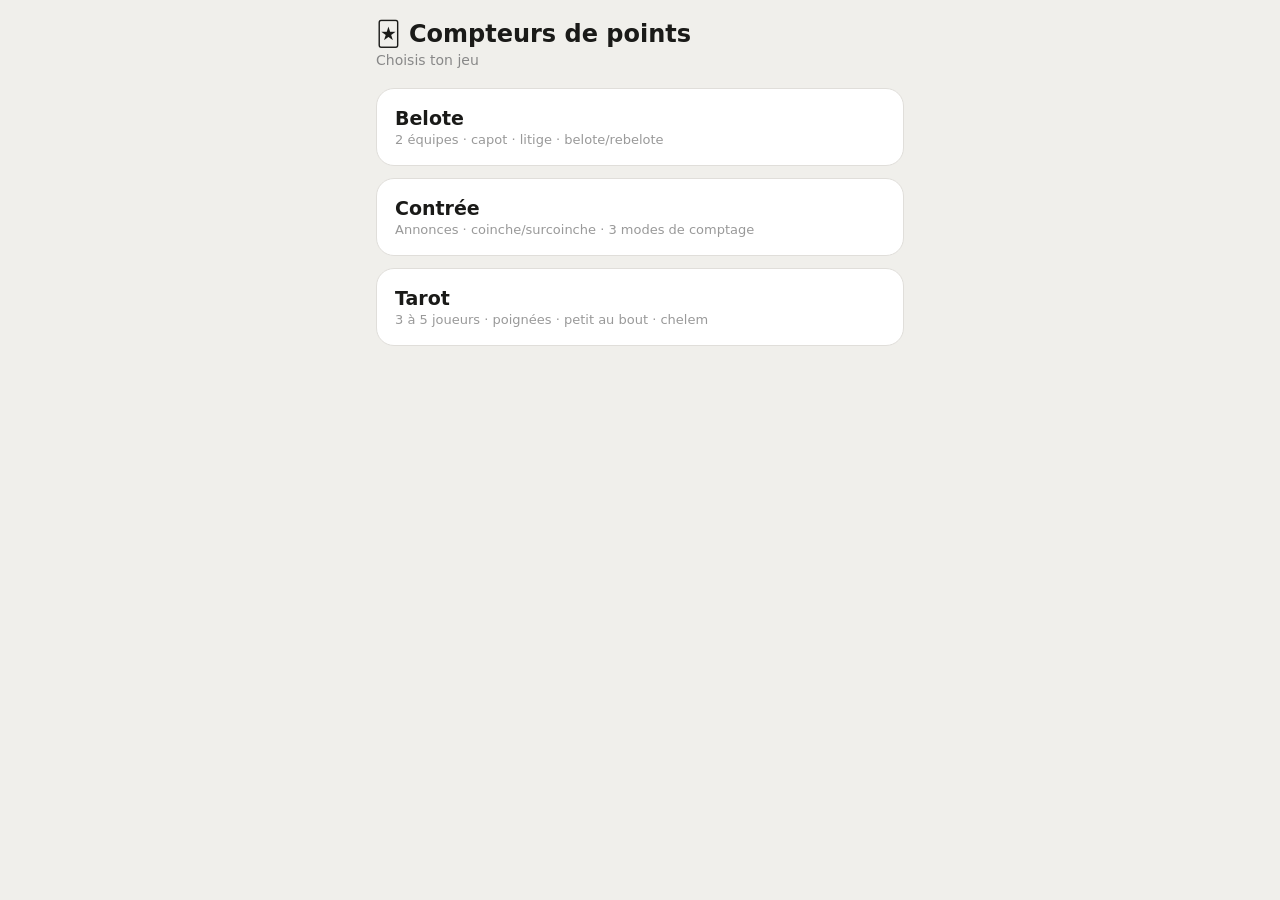
<file: scores/index.html>
<!DOCTYPE html>
<html lang="fr">
<head>
<meta charset="UTF-8" />
<meta name="viewport" content="width=device-width, initial-scale=1.0, maximum-scale=1.0, user-scalable=no" />
<meta name="apple-mobile-web-app-capable" content="yes" />
<meta name="description" content="Compteurs de points pour la belote, la contrée et le tarot." />
<title>Compteurs de points</title>
<link rel="stylesheet" href="css/common.css" />
</head>
<body>
<div class="app">
  <div class="home-wrap">
    <div class="home-title">🃏 Compteurs de points</div>
    <div class="home-sub">Choisis ton jeu</div>

    <a class="home-card" href="belote/">
      <div class="home-card-title">Belote</div>
      <div class="home-card-sub">2 équipes · capot · litige · belote/rebelote</div>
      <span class="home-badge" id="badge-belote" style="display:none;">partie en cours</span>
    </a>

    <a class="home-card" href="contree/">
      <div class="home-card-title">Contrée</div>
      <div class="home-card-sub">Annonces · coinche/surcoinche · 3 modes de comptage</div>
      <span class="home-badge" id="badge-contree" style="display:none;">partie en cours</span>
    </a>

    <a class="home-card" href="tarot/">
      <div class="home-card-title">Tarot</div>
      <div class="home-card-sub">3 à 5 joueurs · poignées · petit au bout · chelem</div>
      <span class="home-badge" id="badge-tarot" style="display:none;">partie en cours</span>
    </a>
  </div>
</div>

<script>
// Affiche un badge "partie en cours" si une partie est sauvegardée
const games = [
  { key: 'belote-state-v1', badge: 'badge-belote', test: s => (s.rounds || []).length > 0 },
  { key: 'contree-state-v1', badge: 'badge-contree', test: s => (s.rounds || []).length > 0 },
  { key: 'tarot-state-v1', badge: 'badge-tarot', test: s => (s.donnes || []).length > 0 }
];
games.forEach(g => {
  try {
    const raw = localStorage.getItem(g.key);
    if (raw && g.test(JSON.parse(raw))) {
      document.getElementById(g.badge).style.display = 'inline-block';
    }
  } catch (e) { /* ignore */ }
});
</script>
</body>
</html>
</file>
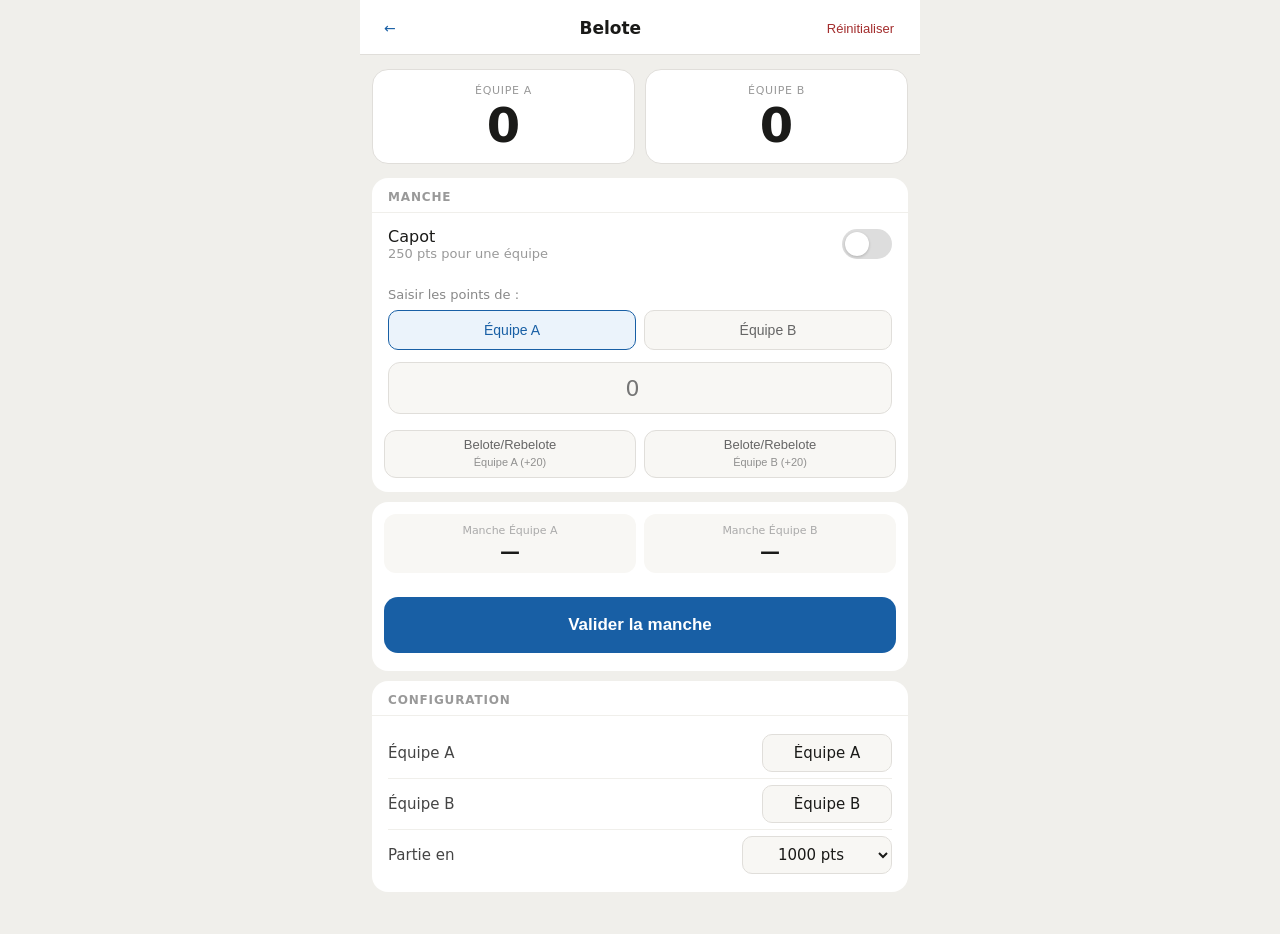
<file: scores/belote/index.html>
<!DOCTYPE html>
<html lang="fr">
<head>
<meta charset="UTF-8" />
<meta name="viewport" content="width=device-width, initial-scale=1.0, maximum-scale=1.0, user-scalable=no" />
<meta name="apple-mobile-web-app-capable" content="yes" />
<meta name="apple-mobile-web-app-status-bar-style" content="default" />
<meta name="description" content="Compteur de points pour la belote — calcul automatique, belote/rebelote, capot et litige." />
<title>Belote</title>
<link rel="stylesheet" href="../css/common.css" />
</head>
<body>

<div class="app">

  <div class="header">
    <a class="back-link" href="../">←</a>
    <h1>Belote</h1>
    <button class="btn-reset-top" onclick="resetAll()">Réinitialiser</button>
  </div>

  <!-- SCORES -->
  <div class="scoreboard">
    <div class="team-card" id="card-a">
      <div class="team-name-lbl" id="label-a">Équipe A</div>
      <div class="team-score" id="score-a">0</div>
      <div id="litige-badge-a" style="display:none;"><span class="litige-badge">litige en attente</span></div>
    </div>
    <div class="team-card" id="card-b">
      <div class="team-name-lbl" id="label-b">Équipe B</div>
      <div class="team-score" id="score-b">0</div>
      <div id="litige-badge-b" style="display:none;"><span class="litige-badge">litige en attente</span></div>
    </div>
  </div>

  <!-- SAISIE MANCHE -->
  <div class="section">
    <div class="section-head">Manche</div>

    <!-- CAPOT -->
    <div class="capot-toggle">
      <div>
        <div class="capot-toggle-label">Capot</div>
        <div class="capot-toggle-sub">250 pts pour une équipe</div>
      </div>
      <label class="toggle-switch">
        <input type="checkbox" id="capot-check" onchange="onCapotChange()" />
        <div class="toggle-track"></div>
        <div class="toggle-thumb"></div>
      </label>
    </div>

    <!-- CAPOT TEAM PICKER -->
    <div id="capot-section" style="display:none;">
      <div class="picker-hint">Quelle équipe fait capot ?</div>
      <div class="team-picker">
        <button class="team-btn" id="capot-btn-a" onclick="selectCapot('a')"></button>
        <button class="team-btn" id="capot-btn-b" onclick="selectCapot('b')"></button>
      </div>
    </div>

    <!-- POINTS NORMAUX -->
    <div id="normal-section">
      <div class="pts-block">
        <div class="picker-hint" style="padding:0; margin-bottom:8px;">Saisir les points de :</div>
        <div class="pts-who">
          <button class="who-btn active" id="who-a" onclick="selectWho('a')"></button>
          <button class="who-btn" id="who-b" onclick="selectWho('b')"></button>
        </div>
        <input class="pts-field" id="pts-main" type="number" min="0" max="162" placeholder="0" inputmode="numeric" oninput="calcPreview()" />
        <div class="pts-derived" id="derived-row" style="display:none;">→ <span id="derived-team-lbl"></span> reçoit <span id="derived-val">—</span> pts</div>
      </div>
    </div>

    <!-- BELOTE -->
    <div class="belote-block">
      <button class="belote-btn" id="belote-btn-a" onclick="toggleBelote('a')">
        Belote/Rebelote<br><span class="belote-sub" id="belote-a-sub">Équipe A (+20)</span>
      </button>
      <button class="belote-btn" id="belote-btn-b" onclick="toggleBelote('b')">
        Belote/Rebelote<br><span class="belote-sub" id="belote-b-sub">Équipe B (+20)</span>
      </button>
    </div>
  </div>

  <!-- LITIGE -->
  <div class="litige-block" id="litige-section" style="display:none;">
    <div class="litige-title">⚖️ Litige (81/81) — <span>qui défend ?</span></div>
    <div class="team-picker no-pad">
      <button class="team-btn" id="litige-btn-a" onclick="selectLitige('a')"></button>
      <button class="team-btn" id="litige-btn-b" onclick="selectLitige('b')"></button>
    </div>
  </div>

  <!-- TOTAUX + VALIDATION -->
  <div class="section">
    <div class="totaux">
      <div class="total-card"><div class="total-lbl" id="tot-lbl-a">Manche A</div><div class="total-val" id="tot-a">—</div></div>
      <div class="total-card"><div class="total-lbl" id="tot-lbl-b">Manche B</div><div class="total-val" id="tot-b">—</div></div>
    </div>
    <div class="error" id="err-msg"></div>
    <div class="validate-block">
      <button class="btn-valider" onclick="addRound()">Valider la manche</button>
    </div>
    <div class="spacer"></div>
  </div>

  <!-- HISTORIQUE -->
  <div class="histo-section" id="history-section" style="display:none;">
    <div class="section-head">Historique</div>
    <table>
      <thead>
        <tr>
          <th>Manche</th>
          <th id="th-a">A</th>
          <th id="th-b">B</th>
          <th id="th-ta">Total A</th>
          <th id="th-tb">Total B</th>
        </tr>
      </thead>
      <tbody id="history-body"></tbody>
    </table>
  </div>

  <!-- CONFIG -->
  <div class="section config-section">
    <div class="section-head">Configuration</div>
    <div class="config-block">
      <div class="config-row">
        <span class="config-label">Équipe A</span>
        <input class="config-input" id="name-a" value="Équipe A" placeholder="Nom A" oninput="updateLabels()" />
      </div>
      <div class="config-row">
        <span class="config-label">Équipe B</span>
        <input class="config-input" id="name-b" value="Équipe B" placeholder="Nom B" oninput="updateLabels()" />
      </div>
      <div class="config-row">
        <span class="config-label">Partie en</span>
        <select class="config-input" id="target" onchange="saveState()">
          <option value="1000" selected>1000 pts</option>
          <option value="2000">2000 pts</option>
          <option value="3000">3000 pts</option>
          <option value="0">Sans limite</option>
        </select>
      </div>
    </div>
  </div>

</div>

<script src="app.js"></script>
</body>
</html>
</file>
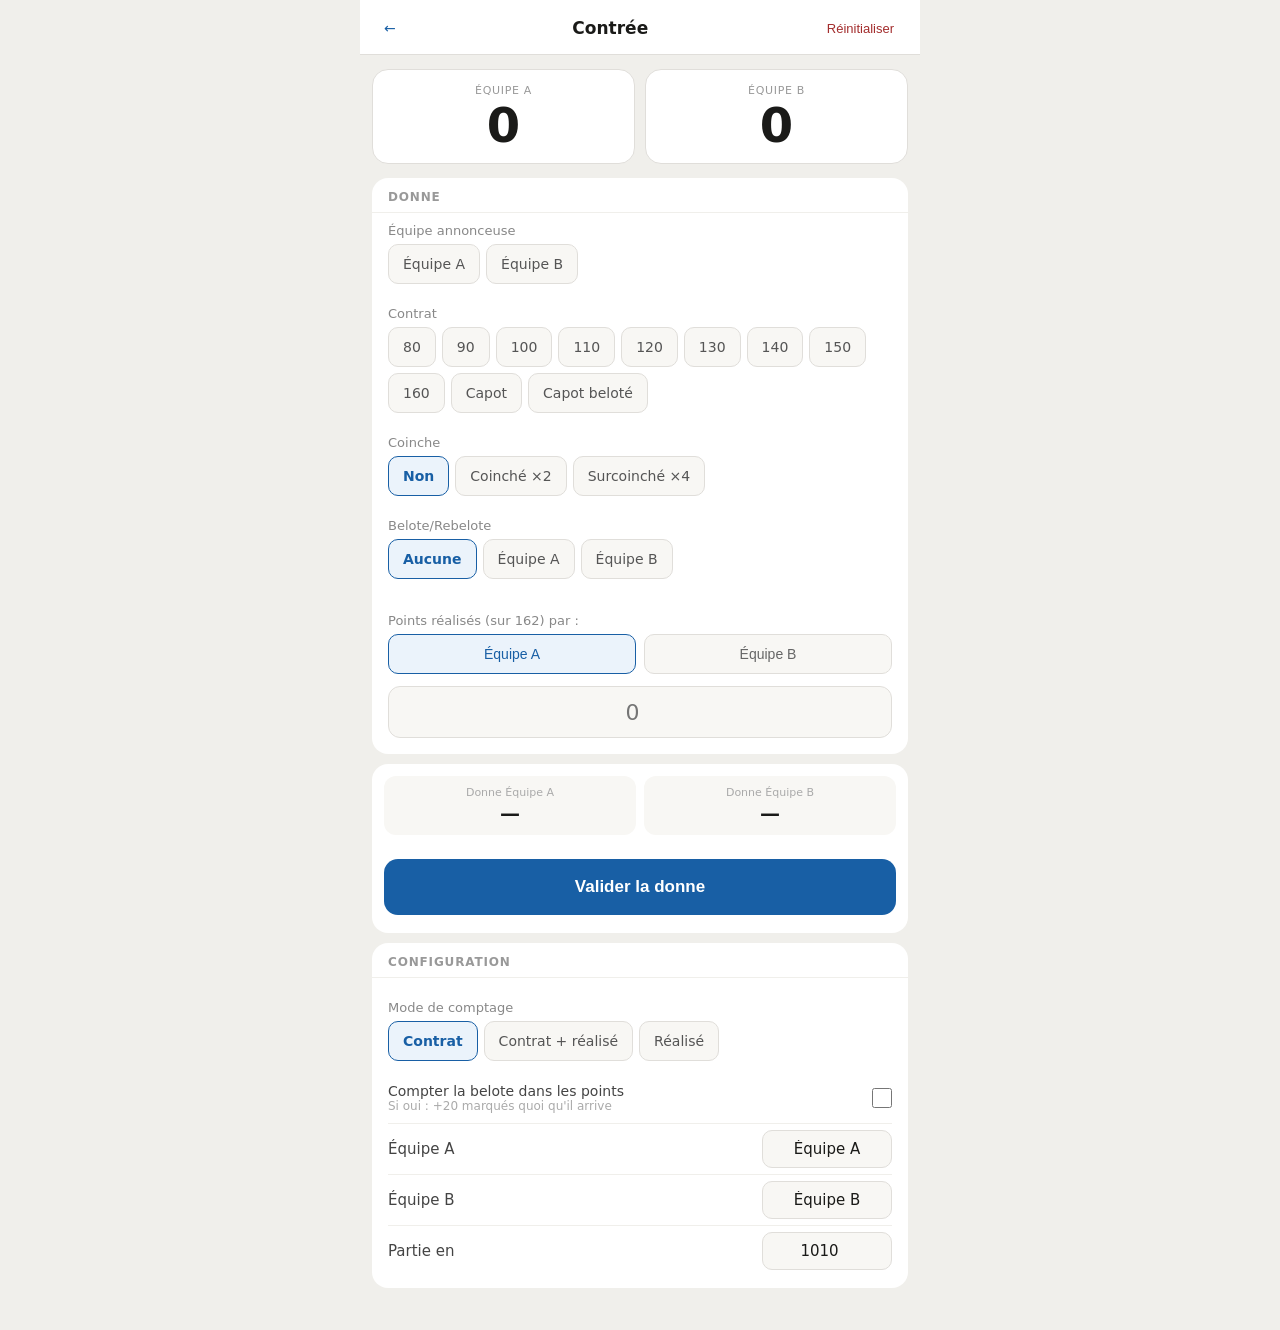
<file: scores/contree/index.html>
<!DOCTYPE html>
<html lang="fr">
<head>
<meta charset="UTF-8" />
<meta name="viewport" content="width=device-width, initial-scale=1.0, maximum-scale=1.0, user-scalable=no" />
<meta name="apple-mobile-web-app-capable" content="yes" />
<title>Contrée</title>
<link rel="stylesheet" href="../css/common.css" />
</head>
<body>
<div class="app">

  <div class="header">
    <a class="back-link" href="../">←</a>
    <h1>Contrée</h1>
    <button class="btn-reset-top" onclick="resetAll()">Réinitialiser</button>
  </div>

  <!-- SCORES -->
  <div class="scoreboard">
    <div class="team-card" id="card-a">
      <div class="team-name-lbl" id="label-a">Équipe A</div>
      <div class="team-score" id="score-a">0</div>
    </div>
    <div class="team-card" id="card-b">
      <div class="team-name-lbl" id="label-b">Équipe B</div>
      <div class="team-score" id="score-b">0</div>
    </div>
  </div>

  <!-- SAISIE DONNE -->
  <div class="section">
    <div class="section-head">Donne</div>

    <div class="chip-label">Équipe annonceuse</div>
    <div class="chip-row">
      <button class="chip" id="att-a" onclick="selectAttacker('a')"></button>
      <button class="chip" id="att-b" onclick="selectAttacker('b')"></button>
    </div>

    <div class="chip-label">Contrat</div>
    <div class="chip-row" id="contract-row"></div>

    <div class="chip-label">Coinche</div>
    <div class="chip-row">
      <button class="chip active" id="co-0" onclick="selectCoinche(1)">Non</button>
      <button class="chip" id="co-2" onclick="selectCoinche(2)">Coinché ×2</button>
      <button class="chip" id="co-4" onclick="selectCoinche(4)">Surcoinché ×4</button>
    </div>

    <div class="chip-label">Belote/Rebelote</div>
    <div class="chip-row">
      <button class="chip active" id="bel-none" onclick="selectBelote(null)">Aucune</button>
      <button class="chip" id="bel-a" onclick="selectBelote('a')"></button>
      <button class="chip" id="bel-b" onclick="selectBelote('b')"></button>
    </div>

    <div class="pts-block">
      <div class="chip-label" style="padding-left:0;">Points réalisés (sur 162) par :</div>
      <div class="pts-who">
        <button class="who-btn active" id="who-a" onclick="selectWho('a')"></button>
        <button class="who-btn" id="who-b" onclick="selectWho('b')"></button>
      </div>
      <input class="pts-field" id="pts-main" type="number" min="0" max="162" placeholder="0" inputmode="numeric" oninput="calcPreview()" />
      <div class="pts-derived" id="derived-row" style="display:none;">→ <span id="derived-team-lbl"></span> reçoit <span id="derived-val">—</span> pts</div>
    </div>
  </div>

  <!-- VERDICT + TOTAUX -->
  <div class="verdict" id="verdict" style="display:none;"></div>

  <div class="section">
    <div class="totaux">
      <div class="total-card"><div class="total-lbl" id="tot-lbl-a">Donne A</div><div class="total-val" id="tot-a">—</div></div>
      <div class="total-card"><div class="total-lbl" id="tot-lbl-b">Donne B</div><div class="total-val" id="tot-b">—</div></div>
    </div>
    <div class="error" id="err-msg"></div>
    <div class="validate-block">
      <button class="btn-valider" onclick="addRound()">Valider la donne</button>
    </div>
    <div class="spacer"></div>
  </div>

  <!-- HISTORIQUE -->
  <div class="histo-section" id="history-section" style="display:none;">
    <div class="section-head">Historique</div>
    <table>
      <thead>
        <tr>
          <th>Donne</th>
          <th id="th-a">A</th>
          <th id="th-b">B</th>
          <th id="th-ta">Total A</th>
          <th id="th-tb">Total B</th>
        </tr>
      </thead>
      <tbody id="history-body"></tbody>
    </table>
  </div>

  <!-- CONFIG -->
  <div class="section config-section">
    <div class="section-head">Configuration</div>
    <div class="config-block">
      <div class="chip-label" style="padding-left:0;">Mode de comptage</div>
      <div class="chip-row" style="padding-left:0; padding-right:0;">
        <button class="chip active" id="mode-contrat" onclick="selectMode('contrat')">Contrat</button>
        <button class="chip" id="mode-mixte" onclick="selectMode('mixte')">Contrat + réalisé</button>
        <button class="chip" id="mode-realise" onclick="selectMode('realise')">Réalisé</button>
      </div>

      <div class="config-check" id="row-arrondi" style="display:none;">
        <div>
          <div class="cfg-txt">Arrondir le réalisé à la dizaine</div>
          <div class="cfg-sub">85 → 80, 86 → 90</div>
        </div>
        <input type="checkbox" id="opt-arrondi" onchange="onOptionsChange()" style="width:20px;height:20px;accent-color:#185FA5;" />
      </div>

      <div class="config-check" id="row-belote-comptee">
        <div>
          <div class="cfg-txt">Compter la belote dans les points</div>
          <div class="cfg-sub">Si oui : +20 marqués quoi qu'il arrive</div>
        </div>
        <input type="checkbox" id="opt-belote" onchange="saveState()" style="width:20px;height:20px;accent-color:#185FA5;" />
      </div>

      <div class="config-row">
        <span class="config-label">Équipe A</span>
        <input class="config-input" id="name-a" value="Équipe A" oninput="updateLabels()" />
      </div>
      <div class="config-row">
        <span class="config-label">Équipe B</span>
        <input class="config-input" id="name-b" value="Équipe B" oninput="updateLabels()" />
      </div>
      <div class="config-row">
        <span class="config-label">Partie en</span>
        <input class="config-input" id="target" type="number" inputmode="numeric" value="1010" oninput="targetManuallySet=true; saveState()" />
      </div>
    </div>
  </div>

</div>
<script src="app.js"></script>
</body>
</html>
</file>
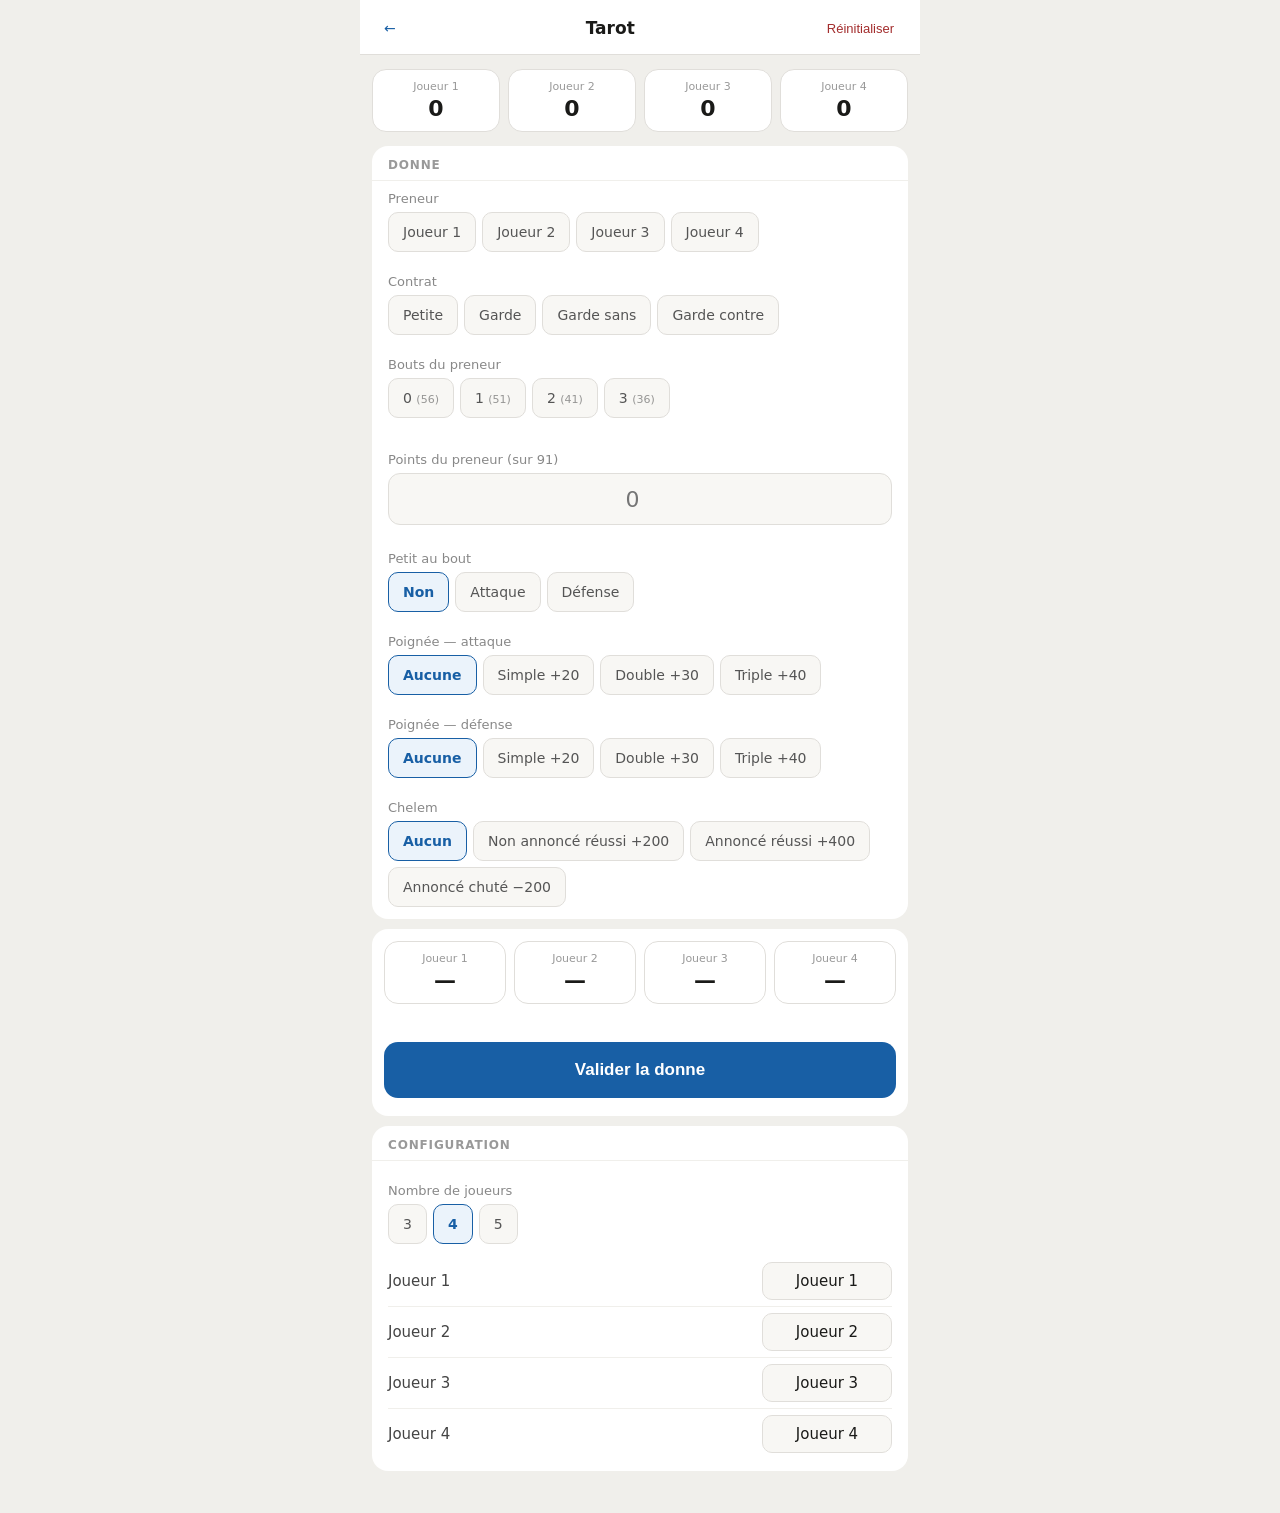
<file: scores/tarot/index.html>
<!DOCTYPE html>
<html lang="fr">
<head>
<meta charset="UTF-8" />
<meta name="viewport" content="width=device-width, initial-scale=1.0, maximum-scale=1.0, user-scalable=no" />
<meta name="apple-mobile-web-app-capable" content="yes" />
<title>Tarot</title>
<link rel="stylesheet" href="../css/common.css" />
</head>
<body>
<div class="app">

  <div class="header">
    <a class="back-link" href="../">←</a>
    <h1>Tarot</h1>
    <button class="btn-reset-top" onclick="resetAll()">Réinitialiser</button>
  </div>

  <!-- SCORES JOUEURS -->
  <div class="players-grid p4" id="players-grid"></div>

  <!-- SAISIE DONNE -->
  <div class="section">
    <div class="section-head">Donne</div>

    <div class="chip-label">Preneur</div>
    <div class="chip-row" id="preneur-row"></div>

    <div id="partner-block" style="display:none;">
      <div class="chip-label">Partenaire (roi appelé)</div>
      <div class="chip-row" id="partner-row"></div>
    </div>

    <div class="chip-label">Contrat</div>
    <div class="chip-row">
      <button class="chip" id="ct-1" onclick="selectContract(1)">Petite</button>
      <button class="chip" id="ct-2" onclick="selectContract(2)">Garde</button>
      <button class="chip" id="ct-4" onclick="selectContract(4)">Garde sans</button>
      <button class="chip" id="ct-6" onclick="selectContract(6)">Garde contre</button>
    </div>

    <div class="chip-label">Bouts du preneur</div>
    <div class="chip-row">
      <button class="chip" id="bt-0" onclick="selectBouts(0)">0 <span style="font-size:11px;opacity:0.6;">(56)</span></button>
      <button class="chip" id="bt-1" onclick="selectBouts(1)">1 <span style="font-size:11px;opacity:0.6;">(51)</span></button>
      <button class="chip" id="bt-2" onclick="selectBouts(2)">2 <span style="font-size:11px;opacity:0.6;">(41)</span></button>
      <button class="chip" id="bt-3" onclick="selectBouts(3)">3 <span style="font-size:11px;opacity:0.6;">(36)</span></button>
    </div>

    <div class="pts-block">
      <div class="chip-label" style="padding-left:0;">Points du preneur (sur 91)</div>
      <input class="pts-field" id="pts-main" type="number" min="0" max="91" step="0.5" placeholder="0" inputmode="decimal" oninput="calcPreview()" />
    </div>

    <div class="chip-label">Petit au bout</div>
    <div class="chip-row">
      <button class="chip active" id="pab-none" onclick="selectPab(null)">Non</button>
      <button class="chip" id="pab-att" onclick="selectPab('att')">Attaque</button>
      <button class="chip" id="pab-def" onclick="selectPab('def')">Défense</button>
    </div>

    <div class="chip-label">Poignée — attaque</div>
    <div class="chip-row">
      <button class="chip active" id="pa-0" onclick="selectPoignee('att', 0)">Aucune</button>
      <button class="chip" id="pa-20" onclick="selectPoignee('att', 20)">Simple +20</button>
      <button class="chip" id="pa-30" onclick="selectPoignee('att', 30)">Double +30</button>
      <button class="chip" id="pa-40" onclick="selectPoignee('att', 40)">Triple +40</button>
    </div>

    <div class="chip-label">Poignée — défense</div>
    <div class="chip-row">
      <button class="chip active" id="pd-0" onclick="selectPoignee('def', 0)">Aucune</button>
      <button class="chip" id="pd-20" onclick="selectPoignee('def', 20)">Simple +20</button>
      <button class="chip" id="pd-30" onclick="selectPoignee('def', 30)">Double +30</button>
      <button class="chip" id="pd-40" onclick="selectPoignee('def', 40)">Triple +40</button>
    </div>

    <div class="chip-label">Chelem</div>
    <div class="chip-row">
      <button class="chip active" id="ch-0" onclick="selectChelem(0)">Aucun</button>
      <button class="chip" id="ch-200" onclick="selectChelem(200)">Non annoncé réussi +200</button>
      <button class="chip" id="ch-400" onclick="selectChelem(400)">Annoncé réussi +400</button>
      <button class="chip" id="ch-m200" onclick="selectChelem(-200)">Annoncé chuté −200</button>
    </div>
  </div>

  <!-- VERDICT + PREVIEW -->
  <div class="verdict" id="verdict" style="display:none;"></div>

  <div class="section">
    <div class="players-grid p4" id="preview-grid" style="padding-top:12px;"></div>
    <div class="error" id="err-msg"></div>
    <div class="validate-block">
      <button class="btn-valider" onclick="addDonne()">Valider la donne</button>
    </div>
    <div class="spacer"></div>
  </div>

  <!-- HISTORIQUE -->
  <div class="histo-section" id="history-section" style="display:none;">
    <div class="section-head">Historique</div>
    <div style="overflow-x:auto;">
      <table id="histo-table">
        <thead><tr id="histo-head"></tr></thead>
        <tbody id="history-body"></tbody>
      </table>
    </div>
  </div>

  <!-- CONFIG -->
  <div class="section config-section">
    <div class="section-head">Configuration</div>
    <div class="config-block">
      <div class="chip-label" style="padding-left:0;">Nombre de joueurs</div>
      <div class="chip-row" style="padding-left:0; padding-right:0;">
        <button class="chip" id="np-3" onclick="setPlayerCount(3)">3</button>
        <button class="chip active" id="np-4" onclick="setPlayerCount(4)">4</button>
        <button class="chip" id="np-5" onclick="setPlayerCount(5)">5</button>
      </div>
      <div id="names-block"></div>
    </div>
  </div>

</div>
<script src="app.js"></script>
</body>
</html>
</file>
<file: scores/css/common.css>
/* ============================================
   Compteur Belote — feuille de style
   ============================================ */

* {
  box-sizing: border-box;
  margin: 0;
  padding: 0;
  -webkit-tap-highlight-color: transparent;
}

body {
  font-family: system-ui, -apple-system, sans-serif;
  background: #f0efeb;
  color: #1a1a18;
  min-height: 100vh;
  padding-bottom: 2rem;
}

/* Centré et limité en largeur sur desktop, pleine largeur sur mobile */
.app {
  max-width: 560px;
  margin: 0 auto;
}

/* ---------- Header ---------- */
.header {
  background: #fff;
  border-bottom: 1px solid #e0deda;
  padding: 14px 16px 12px;
  display: flex;
  align-items: center;
  justify-content: space-between;
  position: sticky;
  top: 0;
  z-index: 10;
}
.header h1 { font-size: 17px; font-weight: 600; }
.btn-reset-top {
  font-size: 13px;
  color: #A32D2D;
  background: none;
  border: none;
  padding: 6px 10px;
  border-radius: 8px;
  cursor: pointer;
}
.btn-reset-top:active { background: #FCEBEB; }

/* ---------- Scoreboard ---------- */
.scoreboard {
  display: grid;
  grid-template-columns: 1fr 1fr;
  gap: 10px;
  padding: 14px 12px;
}
.team-card {
  background: #fff;
  border: 1.5px solid #e0deda;
  border-radius: 16px;
  padding: 14px 10px;
  text-align: center;
}
.team-card.leader { border-color: #1D9E75; }
.team-card.litige-pending { border-color: #EF9F27; }
.team-name-lbl {
  font-size: 11px;
  color: #999;
  letter-spacing: 0.06em;
  text-transform: uppercase;
  margin-bottom: 4px;
  white-space: nowrap;
  overflow: hidden;
  text-overflow: ellipsis;
}
.team-score { font-size: 48px; font-weight: 600; line-height: 1; }
.team-score.leader { color: #1D9E75; }
.litige-badge {
  display: inline-block;
  font-size: 10px;
  background: #FAEEDA;
  color: #854F0B;
  border-radius: 6px;
  padding: 2px 7px;
  margin-top: 5px;
}

/* ---------- Sections ---------- */
.section, .histo-section {
  background: #fff;
  margin: 0 12px 10px;
  border-radius: 16px;
  overflow: hidden;
}
.histo-section { margin-top: 10px; margin-bottom: 0; }
.config-section { margin-top: 10px; }
.section-head {
  font-size: 12px;
  font-weight: 600;
  color: #999;
  letter-spacing: 0.07em;
  text-transform: uppercase;
  padding: 12px 16px 8px;
  border-bottom: 1px solid #f0efeb;
}
.spacer { height: 14px; }
.picker-hint { font-size: 13px; color: #888; padding: 0 16px 8px; }

/* ---------- Capot toggle ---------- */
.capot-toggle {
  display: flex;
  align-items: center;
  justify-content: space-between;
  padding: 14px 16px;
}
.capot-toggle-label { font-size: 16px; font-weight: 500; }
.capot-toggle-sub { font-size: 13px; color: #999; }
.toggle-switch { position: relative; width: 50px; height: 30px; flex-shrink: 0; }
.toggle-switch input { opacity: 0; width: 0; height: 0; }
.toggle-track {
  position: absolute;
  inset: 0;
  background: #ddd;
  border-radius: 30px;
  transition: background 0.2s;
  cursor: pointer;
}
.toggle-switch input:checked + .toggle-track { background: #185FA5; }
.toggle-thumb {
  position: absolute;
  top: 3px;
  left: 3px;
  width: 24px;
  height: 24px;
  background: #fff;
  border-radius: 50%;
  transition: transform 0.2s;
  box-shadow: 0 1px 3px rgba(0, 0, 0, 0.2);
  pointer-events: none;
}
.toggle-switch input:checked ~ .toggle-thumb { transform: translateX(20px); }

/* ---------- Sélecteurs d'équipe (capot / litige) ---------- */
.team-picker {
  display: grid;
  grid-template-columns: 1fr 1fr;
  gap: 8px;
  padding: 0 12px 14px;
}
.team-picker.no-pad { padding: 0; margin-top: 2px; }
.team-btn {
  height: 52px;
  border-radius: 12px;
  font-size: 15px;
  font-weight: 500;
  border: 2px solid #e0deda;
  background: #f8f7f4;
  color: #555;
  cursor: pointer;
  transition: all 0.15s;
}
.team-btn.selected-teal { background: #E1F5EE; border-color: #1D9E75; color: #0F6E56; }
.team-btn.selected-amber { background: #FAEEDA; border-color: #EF9F27; color: #854F0B; }
.team-btn:active { transform: scale(0.97); }

/* ---------- Saisie des points ---------- */
.pts-block { padding: 12px 16px 16px; }
.pts-who { display: flex; gap: 8px; margin-bottom: 12px; }
.who-btn {
  flex: 1;
  height: 40px;
  border-radius: 10px;
  font-size: 14px;
  border: 1.5px solid #e0deda;
  background: #f8f7f4;
  color: #666;
  cursor: pointer;
  transition: all 0.15s;
}
.who-btn.active { background: #EBF3FB; border-color: #185FA5; color: #185FA5; font-weight: 500; }
.who-btn:active { transform: scale(0.97); }

.pts-field {
  width: 100%;
  height: 52px;
  border-radius: 12px;
  border: 1.5px solid #e0deda;
  background: #f8f7f4;
  font-size: 22px;
  font-weight: 500;
  text-align: center;
  color: #1a1a18;
  font-family: inherit;
  -webkit-appearance: none;
}
.pts-field:focus { outline: none; border-color: #185FA5; background: #fff; }
.pts-derived { font-size: 14px; color: #999; text-align: center; margin-top: 6px; }
.pts-derived span { color: #1a1a18; font-weight: 500; }

/* ---------- Belote ---------- */
.belote-block { display: flex; gap: 8px; padding: 0 12px 14px; }
.belote-btn {
  flex: 1;
  height: 48px;
  border-radius: 12px;
  font-size: 13px;
  border: 1.5px solid #e0deda;
  background: #f8f7f4;
  color: #666;
  cursor: pointer;
  transition: all 0.15s;
  line-height: 1.3;
}
.belote-btn.active { background: #EBF3FB; border-color: #185FA5; color: #185FA5; font-weight: 500; }
.belote-btn:active { transform: scale(0.97); }
.belote-sub { font-size: 11px; opacity: 0.7; }

/* ---------- Litige ---------- */
.litige-block {
  margin: 0 12px 10px;
  background: #FAEEDA;
  border-radius: 14px;
  padding: 12px 14px;
}
.litige-title { font-size: 13px; font-weight: 600; color: #854F0B; margin-bottom: 10px; }
.litige-title span { font-weight: 400; }

/* ---------- Totaux & validation ---------- */
.totaux {
  display: grid;
  grid-template-columns: 1fr 1fr;
  gap: 8px;
  padding: 12px 12px 0;
}
.total-card { background: #f8f7f4; border-radius: 12px; padding: 10px; text-align: center; }
.total-lbl { font-size: 11px; color: #aaa; margin-bottom: 2px; }
.total-val { font-size: 20px; font-weight: 600; color: #1a1a18; }

.validate-block { padding: 0 12px 4px; }
.btn-valider {
  width: 100%;
  height: 56px;
  border-radius: 14px;
  background: #185FA5;
  color: #fff;
  border: none;
  font-size: 17px;
  font-weight: 600;
  cursor: pointer;
  transition: background 0.15s, transform 0.1s;
}
.btn-valider:active { background: #0C447C; transform: scale(0.98); }

.error { font-size: 13px; color: #A32D2D; padding: 6px 12px 0; min-height: 24px; }

/* ---------- Historique ---------- */
table { width: 100%; border-collapse: collapse; font-size: 13px; }
th {
  color: #bbb;
  font-weight: 500;
  text-align: center;
  padding: 6px 4px;
  background: #fafaf8;
  border-bottom: 1px solid #f0efeb;
  font-size: 12px;
}
th:first-child { text-align: left; padding-left: 14px; }
td {
  text-align: center;
  padding: 8px 4px;
  border-bottom: 1px solid #f5f4f0;
  color: #1a1a18;
}
td:first-child { text-align: left; padding-left: 14px; color: #999; font-size: 12px; }
tr:last-child td { border-bottom: none; }
.hi { color: #1D9E75; font-weight: 600; }
.litige-row td:first-child { color: #C08020; font-style: italic; }
.capot-row td:first-child { color: #0F6E56; font-style: italic; }

/* ---------- Configuration ---------- */
.config-block { padding: 12px 16px; }
.config-row {
  display: flex;
  align-items: center;
  justify-content: space-between;
  padding: 6px 0;
  border-bottom: 1px solid #f0efeb;
}
.config-row:last-child { border-bottom: none; }
.config-label { font-size: 15px; color: #444; }
.config-input {
  height: 38px;
  border-radius: 10px;
  border: 1.5px solid #e0deda;
  background: #f8f7f4;
  font-size: 15px;
  padding: 0 10px;
  color: #1a1a18;
  font-family: inherit;
  width: 130px;
  text-align: center;
}
.config-input:focus { outline: none; border-color: #185FA5; background: #fff; }
select.config-input { width: 150px; }

/* ============================================
   Ajouts communs au site multi-jeux
   ============================================ */

/* Lien retour accueil */
.back-link { font-size: 14px; color: #185FA5; text-decoration: none; padding: 6px 8px; border-radius: 8px; }
.back-link:active { background: #EBF3FB; }

/* ---------- Accueil ---------- */
.home-wrap { padding: 20px 16px; }
.home-title { font-size: 24px; font-weight: 700; margin-bottom: 4px; }
.home-sub { font-size: 14px; color: #888; margin-bottom: 20px; }
.home-card {
  display: block;
  background: #fff;
  border: 1.5px solid #e0deda;
  border-radius: 18px;
  padding: 18px;
  margin-bottom: 12px;
  text-decoration: none;
  color: inherit;
  transition: transform 0.1s, border-color 0.15s;
  position: relative;
}
.home-card:active { transform: scale(0.98); border-color: #185FA5; }
.home-card-title { font-size: 19px; font-weight: 600; margin-bottom: 3px; }
.home-card-sub { font-size: 13px; color: #999; }
.home-badge {
  position: absolute;
  top: 14px;
  right: 14px;
  font-size: 11px;
  font-weight: 600;
  background: #E1F5EE;
  color: #0F6E56;
  border-radius: 8px;
  padding: 4px 9px;
}

/* ---------- Chips (sélections rapides) ---------- */
.chip-row { display: flex; gap: 6px; flex-wrap: wrap; padding: 0 16px 12px; }
.chip {
  min-height: 40px;
  padding: 8px 14px;
  border-radius: 10px;
  font-size: 14px;
  border: 1.5px solid #e0deda;
  background: #f8f7f4;
  color: #555;
  cursor: pointer;
  transition: all 0.13s;
  font-family: inherit;
}
.chip:active { transform: scale(0.96); }
.chip.active { background: #EBF3FB; border-color: #185FA5; color: #185FA5; font-weight: 600; }
.chip.active-amber { background: #FAEEDA; border-color: #EF9F27; color: #854F0B; font-weight: 600; }
.chip.active-teal { background: #E1F5EE; border-color: #1D9E75; color: #0F6E56; font-weight: 600; }
.chip-label { font-size: 13px; color: #888; padding: 10px 16px 6px; }

/* ---------- Lignes de config supplémentaires ---------- */
.config-check { display: flex; align-items: center; justify-content: space-between; padding: 10px 0; border-bottom: 1px solid #f0efeb; }
.config-check:last-child { border-bottom: none; }
.config-check .cfg-txt { font-size: 14px; color: #444; padding-right: 10px; }
.config-check .cfg-sub { font-size: 12px; color: #aaa; }

/* ---------- Résultat de manche (preview) ---------- */
.verdict {
  margin: 0 16px 10px;
  border-radius: 12px;
  padding: 10px 14px;
  font-size: 14px;
  font-weight: 600;
  text-align: center;
}
.verdict.ok { background: #E1F5EE; color: #0F6E56; }
.verdict.ko { background: #FCEBEB; color: #A32D2D; }

/* ---------- Tableau scores joueurs (tarot) ---------- */
.players-grid { display: grid; gap: 8px; padding: 14px 12px; }
.players-grid.p3 { grid-template-columns: repeat(3, 1fr); }
.players-grid.p4 { grid-template-columns: repeat(4, 1fr); }
.players-grid.p5 { grid-template-columns: repeat(5, 1fr); }
.player-card { background: #fff; border: 1.5px solid #e0deda; border-radius: 14px; padding: 10px 4px; text-align: center; }
.player-card.leader { border-color: #1D9E75; }
.player-name { font-size: 11px; color: #999; white-space: nowrap; overflow: hidden; text-overflow: ellipsis; margin-bottom: 3px; }
.player-pts { font-size: 22px; font-weight: 600; }
.player-pts.pos { color: #0F6E56; }
.player-pts.neg { color: #A32D2D; }
</file>
